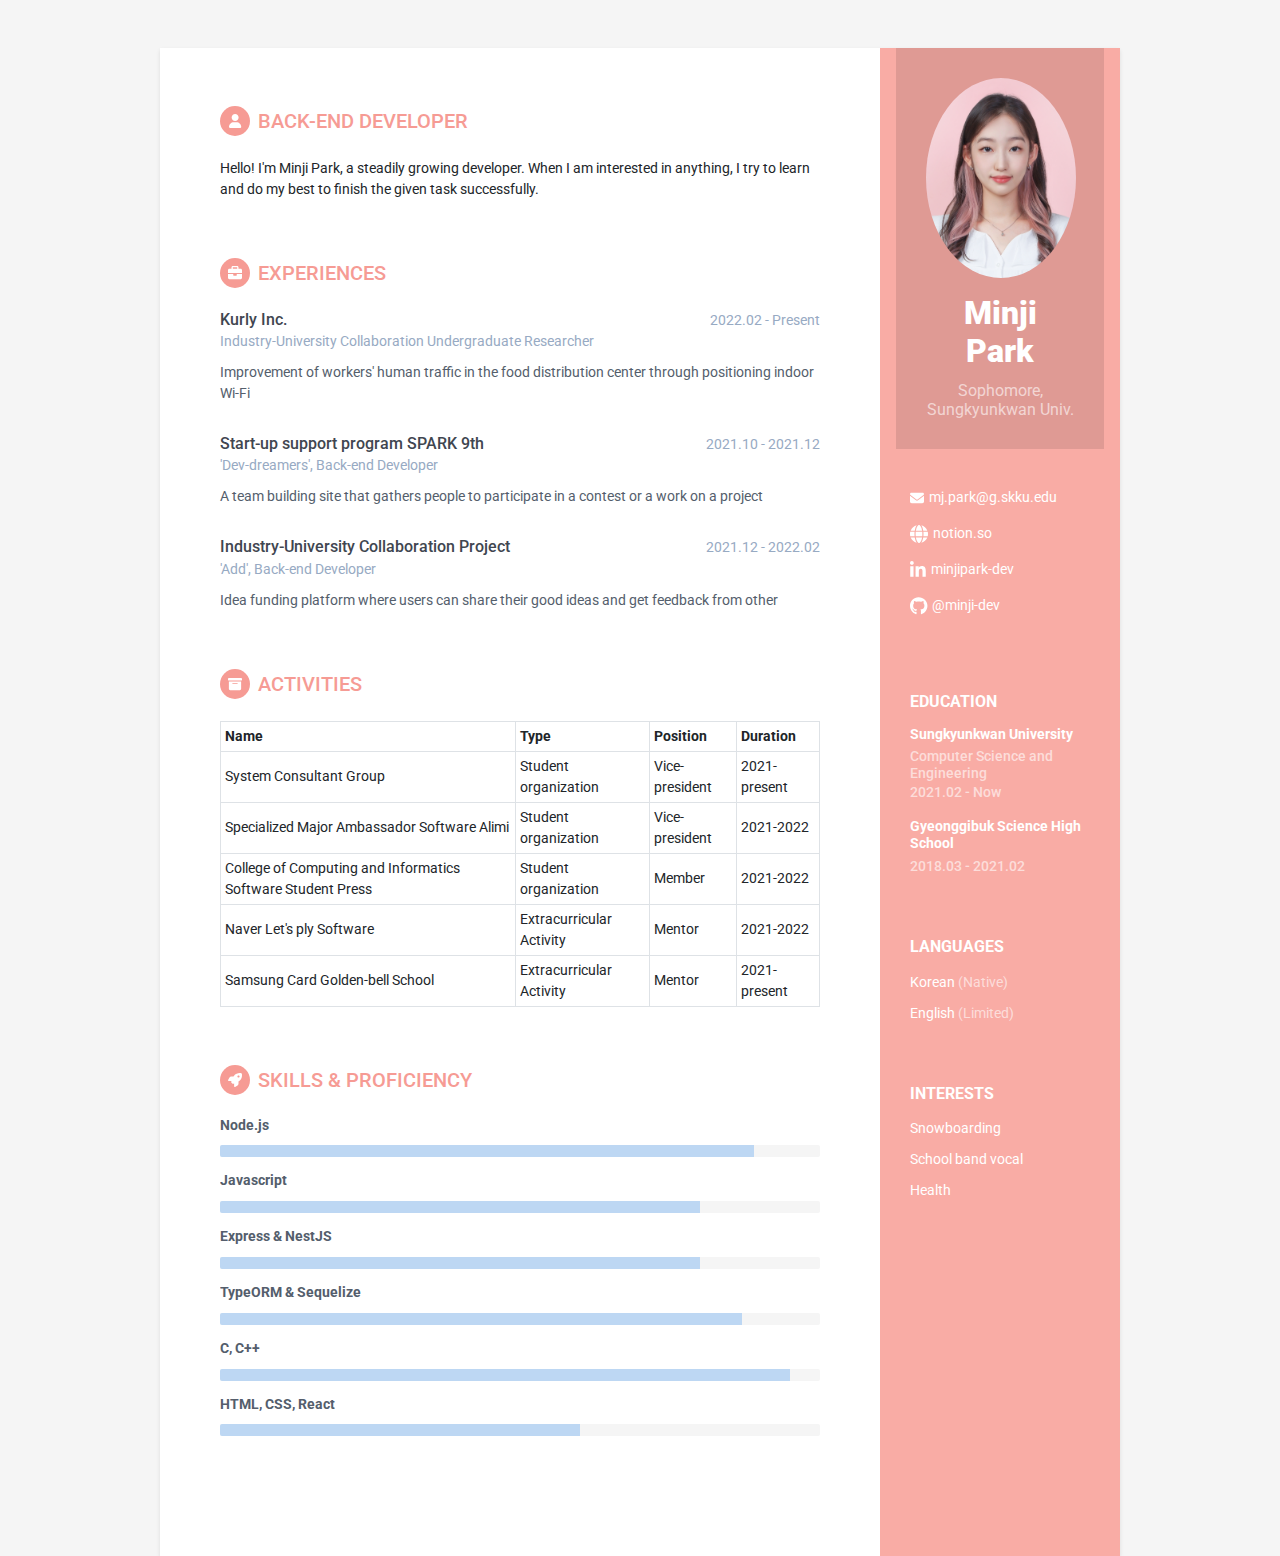
<file: index.html>
<!DOCTYPE html>
<html lang="en">
<head>
    <title>Minji Park</title>

    <meta charset="utf-8">
    <meta name="viewport" content="width=device-width, initial-scale=1.0">
    <link href='https://fonts.googleapis.com/css?family=Roboto:400,500,400italic,300italic,300,500italic,700,700italic,900,900italic' rel='stylesheet' type='text/css'>
	<script defer src="data/all.min.js"></script>
    <link rel="stylesheet" href="data/bootstrap.min.css"> 
    <link id="theme-style" rel="stylesheet" href="style.css">
</head> 

<body>
    <div class="wrapper mt-lg-5">
        <div class="sidebar-wrapper">
            <div class="profile-container mx-3">
                <img src="photo.png" width="150" class="rounded-circle"><p></p>
                <h1 class="name">Minji Park</h1>
                <h3 class="tagline">Sophomore, Sungkyunkwan Univ.</h3>
            </div><!--//profile-container-->
            
            <div class="contact-container container-block mt-2">
                <ul class="list-unstyled contact-list">
                    <li class="email"><i class="fa-solid fa-envelope"></i><a href="mailto: mj.park@g.skku.edu">mj.park@g.skku.edu</a></li>
                    <li class="website"><i class="fa-solid fa-globe"></i><a href="https://mjpark.notion.site/Minji-Park-4579714c69cd41e992e4c0425170ba76" target="_blank">notion.so</a></li>
                    <li class="linkedin"><i class="fa-brands fa-linkedin-in"></i><a href="https://www.linkedin.com/in/minjipark-dev/?locale=en_US" target="_blank">minjipark-dev</a></li>
                    <li class="github"><i class="fa-brands fa-github"></i><a href="https://github.com/minji-dev" target="_blank">@minji-dev</a></li>
                </ul>
            </div><!--//contact-container-->
            <div class="education-container container-block">
                <h2 class="container-block-title">Education</h2>
                <div class="item">
                    <h4 class="school">Sungkyunkwan University</h4>
                    <h5 class="meta">Computer Science and Engineering</h5>
	                    <div class="time">2021.02 - Now</div>
                </div><!--//item-->
                <div class="item">
                    <h4 class="school">Gyeonggibuk Science High School</h4>
	                    <div class="time">2018.03 - 2021.02</div>
                </div><!--//item-->
            </div><!--//education-container-->
            
            <div class="languages-container container-block">
                <h2 class="container-block-title">Languages</h2>
                <ul class="list-unstyled interests-list">
                    <li>Korean <span class="lang-desc">(Native)</span></li>
                    <li>English <span class="lang-desc">(Limited)</span></li>
                </ul>
            </div><!--//interests-->
            
            <div class="interests-container container-block">
                <h2 class="container-block-title">Interests</h2>
                <ul class="list-unstyled interests-list">
                    <li>Snowboarding</li>
                    <li>School band vocal</li>
                    <li>Health</li>
                </ul>
            </div><!--//interests-->

        </div><!--//sidebar-wrapper-->
        
        <div class="main-wrapper">
            
            <section class="section summary-section">
                <h2 class="section-title"><span class="icon-holder"><i class="fa-solid fa-user"></i></span>Back-end Developer</h2>
                <p class = "text-body">
                    Hello! I'm Minji Park, a steadily growing developer.
                    When I am interested in anything, I try to learn and do my best to finish the given task successfully.</p>
            </section><!--//section-->
            
            <section class="section experiences-section">
                <h2 class="section-title"><span class="icon-holder"><i class="fa-solid fa-briefcase"></i></span>Experiences</h2>
                
                <div class="item">
                    <div class="meta">
                        <div class="upper-row">
                            <h3 class="company">Kurly Inc.</h3>
                            <div class="time">2022.02 - Present</div>
                        </div><!--//upper-row-->
                        <div class="job-title">Industry-University Collaboration Undergraduate Researcher</div>
                    </div><!--//meta-->
                    <div class="details">
                        <p>Improvement of workers' human traffic in the food distribution center through positioning indoor Wi-Fi</p>
                    </div><!--//details-->
                </div><!--//item-->
                
                <div class="item">
                    <div class="meta">
                        <div class="upper-row">
                            <h3 class="company">Start-up support program SPARK 9th</h3>
                            <div class="time">2021.10 - 2021.12</div>
                        </div><!--//upper-row-->
                        <div class="job-title">'Dev-dreamers', Back-end Developer</div>
                    </div><!--//meta-->
                    <div class="details">
                        <p>A team building site that gathers people to participate in a contest or a work on a project</p>
                    </div><!--//details-->
                </div><!--//item-->
                
                <div class="item">
                    <div class="meta">
                        <div class="upper-row">
                            <h3 class="company">Industry-University Collaboration Project</h3>
                            <div class="time">2021.12 - 2022.02</div>
                        </div><!--//upper-row-->
                        <div class="job-title">'Add', Back-end Developer</div>
                    </div><!--//meta-->
                    <div class="details">
                        <p>Idea funding platform where users can share their good ideas and get feedback from other</p>
                    </div><!--//details-->
                </div><!--//item-->
                
            </section><!--//section-->
            
            <section class="section projects-section">
                <h2 class="section-title"><span class="icon-holder"><i class="fa-solid fa-archive"></i></span>Activities</h2>
                <table class="table table-bordered table-sm">
                    <thead>
                        <tr>
                            <th>Name</th>
                            <th>Type</th>
                            <th>Position</th>
                            <th>Duration</th>
                        </tr>
                    </thead>
                    <tbody>
                        <tr class="align-middle">
                            <td>System Consultant Group</td>
                            <td>Student organization</td>
                            <td>Vice-president</td>
                            <td>2021-present</td>
                        </tr>
                        <tr class="align-middle">
                            <td>Specialized Major Ambassador Software Alimi</td>
                            <td>Student organization</td>
                            <td>Vice-president</td>
                            <td>2021-2022</td>
                        </tr>
                        <tr class="align-middle">
                            <td>College of Computing and Informatics Software Student Press</td>
                            <td>Student organization</td>
                            <td>Member</td>
                            <td>2021-2022</td>
                        </tr>
                        <tr class="align-middle">
                            <td>Naver Let's ply Software</td>
                            <td>Extracurricular Activity</td>
                            <td>Mentor</td>
                            <td>2021-2022</td>
                        </tr>
                        <tr class="align-middle">
                            <td>Samsung Card Golden-bell School</td>
                            <td>Extracurricular Activity</td>
                            <td>Mentor</td>
                            <td>2021-present</td>
                        </tr>
                    </tbody>
                </table>
            </section><!--//section-->
            
            <section class="skills-section section">
                <h2 class="section-title"><span class="icon-holder"><i class="fa-solid fa-rocket"></i></span>Skills &amp; Proficiency</h2>
                <div class="skillset">        
                    <div class="item">
                        <h3 class="level-title">Node.js</h3>
                        <div class="progress level-bar">
						    <div class="progress-bar theme-progress-bar" role="progressbar" style="width: 89%" aria-valuenow="80" aria-valuemin="0" aria-valuemax="100"></div>
						</div>                               
                    </div><!--//item-->
                    
                    <div class="item">
                        <h3 class="level-title">Javascript</h3>
                        <div class="progress level-bar">
						    <div class="progress-bar theme-progress-bar" role="progressbar" style="width: 80%" aria-valuenow="80" aria-valuemin="0" aria-valuemax="100"></div>
						</div>                              
                    </div><!--//item-->
                    
                    <div class="item">
                        <h3 class="level-title">Express &amp; NestJS</h3>
                        <div class="progress level-bar">
						    <div class="progress-bar theme-progress-bar" role="progressbar" style="width: 80%" aria-valuenow="80" aria-valuemin="0" aria-valuemax="100"></div>
						</div>                                 
                    </div><!--//item-->
                    
                    <div class="item">
                        <h3 class="level-title">TypeORM &amp; Sequelize</h3>
                        <div class="progress level-bar">
							    <div class="progress-bar theme-progress-bar" role="progressbar" style="width: 87%" aria-valuenow="97" aria-valuemin="0" aria-valuemax="100"></div>
						</div>                                
                    </div><!--//item-->
                    
                    <div class="item">
                        <h3 class="level-title">C, C++</h3>
                        <div class="progress level-bar">
						    <div class="progress-bar theme-progress-bar" role="progressbar" style="width: 95%" aria-valuenow="95" aria-valuemin="0" aria-valuemax="100"></div>
						</div>                                  
                    </div><!--//item-->
                    
                    <div class="item">
                        <h3 class="level-title">HTML, CSS, React</h3>
                        <div class="progress level-bar">
						    <div class="progress-bar theme-progress-bar" role="progressbar" style="width: 60%" aria-valuenow="60" aria-valuemin="0" aria-valuemax="100"></div>
						</div>                                 
                    </div><!--//item-->
                    
                </div>  
            </section><!--//skills-section-->
            
        </div><!--//main-body-->
    </div>
       
</body>
</html>
</file>
<file: style.css>
body {
    font-family: "Roboto", sans-serif;
    color: #545E6C;
    background: #f5f5f5;
    font-size: 14px;
    -webkit-font-smoothing: antialiased;
    -moz-osx-font-smoothing: grayscale;
  }
  
  h1, h2, h3, h4, h5, h6 {
    font-weight: 700;
  }
  
  a {
    color: #f9aca5;
    text-decoration: none;
  }
  a:hover {
    text-decoration: underline;
    color: #f69b94;
    -webkit-transition: all 0.4s ease-in-out;
    -moz-transition: all 0.4s ease-in-out;
    -ms-transition: all 0.4s ease-in-out;
    -o-transition: all 0.4s ease-in-out;
  }
  a:focus {
    text-decoration: none;
  }
  
  p {
    line-height: 1.5;
  }
  
  .wrapper {
    background: #f9aca5;
    max-width: 960px;
    margin: 0 auto;
    position: relative;
    box-shadow: 0px 2px 4px rgba(0, 0, 0, 0.1);
  }
  
  .sidebar-wrapper {
    background: #f9aca5;
    position: absolute;
    right: 0;
    width: 240px;
    height: 100%;
    min-height: 800px;
    color: #fff;
  }
  .sidebar-wrapper a {
    color: #fff;
  }
  .sidebar-wrapper .profile-container {
    padding: 30px;
    background: rgba(0, 0, 0, 0.1);
    text-align: center;
    color: #fff;
  }
  .sidebar-wrapper .name {
    font-size: 32px;
    font-weight: 900;
    margin-top: 0;
    margin-bottom: 10px;
  }
  .sidebar-wrapper .tagline {
    color: rgba(255, 255, 255, 0.6);
    font-size: 16px;
    font-weight: 400;
    margin-top: 0;
    margin-bottom: 0;
  }
  .sidebar-wrapper .profile {
    margin-bottom: 15px;
  }
  .sidebar-wrapper .contact-list .svg-inline--fa {
    margin-right: 5px;
    font-size: 18px;
    vertical-align: middle;
  }
  .sidebar-wrapper .contact-list li {
    margin-bottom: 15px;
  }
  .sidebar-wrapper .contact-list li:last-child {
    margin-bottom: 0;
  }
  .sidebar-wrapper .contact-list .email .svg-inline--fa {
    font-size: 14px;
  }
  .sidebar-wrapper .container-block {
    padding: 30px;
  }
  .sidebar-wrapper .container-block-title {
    text-transform: uppercase;
    font-size: 16px;
    font-weight: 700;
    margin-top: 0;
    margin-bottom: 15px;
  }
  .sidebar-wrapper .school {
    font-size: 14px;
    margin-top: 0;
    margin-bottom: 5px;
  }
  .sidebar-wrapper .education-container .item {
    margin-bottom: 15px;
  }
  .sidebar-wrapper .education-container .item:last-child {
    margin-bottom: 0;
  }
  .sidebar-wrapper .education-container .meta {
    color: rgba(255, 255, 255, 0.6);
    font-weight: 500;
    margin-bottom: 0px;
    margin-top: 0;
    font-size: 14px;
  }
  .sidebar-wrapper .education-container .time {
    color: rgba(255, 255, 255, 0.6);
    font-weight: 500;
    margin-bottom: 0px;
  }
  .sidebar-wrapper .languages-container .lang-desc {
    color: rgba(255, 255, 255, 0.6);
  }
  .sidebar-wrapper .languages-list {
    margin-bottom: 0;
  }
  .sidebar-wrapper .languages-list li {
    margin-bottom: 10px;
  }
  .sidebar-wrapper .languages-list li:last-child {
    margin-bottom: 0;
  }
  .sidebar-wrapper .interests-list {
    margin-bottom: 0;
  }
  .sidebar-wrapper .interests-list li {
    margin-bottom: 10px;
  }
  .sidebar-wrapper .interests-list li:last-child {
    margin-bottom: 0;
  }
  
  .main-wrapper {
    background: #fff;
    padding: 60px;
    padding-right: 300px;
  }
  .main-wrapper .section-title {
    text-transform: uppercase;
    font-size: 20px;
    font-weight: 500;
    color: #f69b94;
    position: relative;
    margin-top: 0;
    margin-bottom: 20px;
  }
  .main-wrapper .section-title .icon-holder {
    width: 30px;
    height: 30px;
    margin-right: 8px;
    display: inline-block;
    color: #fff;
    border-radius: 50%;
    -moz-background-clip: padding;
    -webkit-background-clip: padding-box;
    background-clip: padding-box;
    background: #f69b94;
    text-align: center;
    font-size: 16px;
    position: relative;
    top: -2px;
    padding-top: 2px;
  }
  .main-wrapper .section-title .icon-holder .svg-inline--fa {
    font-size: 14px;
    margin-top: 6px;
  }
  .main-wrapper .section {
    margin-bottom: 60px;
  }
  .main-wrapper .experiences-section .item {
    margin-bottom: 30px;
  }
  .main-wrapper .upper-row {
    position: relative;
    overflow: hidden;
    margin-bottom: 2px;
  }
  .main-wrapper .job-title {
    margin-bottom: 10px;
    color: #97AAC3;
  }
  .main-wrapper .time {
    position: absolute;
    right: 0;
    top: 0;
    color: #97AAC3;
  }
  .main-wrapper .company {
    color: #3F4650;
    font-size: 16px;
    margin-top: 0;
    margin-bottom: 0;
    font-weight: 500;
  }
  .main-wrapper .project-title {
    font-size: 16px;
    font-weight: 400;
    margin-top: 0;
    margin-bottom: 5px;
  }
  .main-wrapper .projects-section .intro {
    margin-bottom: 30px;
  }
  .main-wrapper .projects-section .item {
    margin-bottom: 15px;
  }
  
  .skillset .item {
    margin-bottom: 15px;
    overflow: hidden;
  }
  .skillset .level-title {
    font-size: 14px;
    margin-top: 0;
    margin-bottom: 12px;
  }
  .skillset .level-bar {
    height: 12px;
    background: #f5f5f5;
    border-radius: 2px;
    -moz-background-clip: padding;
    -webkit-background-clip: padding-box;
    background-clip: padding-box;
  }
  .skillset .theme-progress-bar {
    background: #BDD7F3;
  }
</file>
